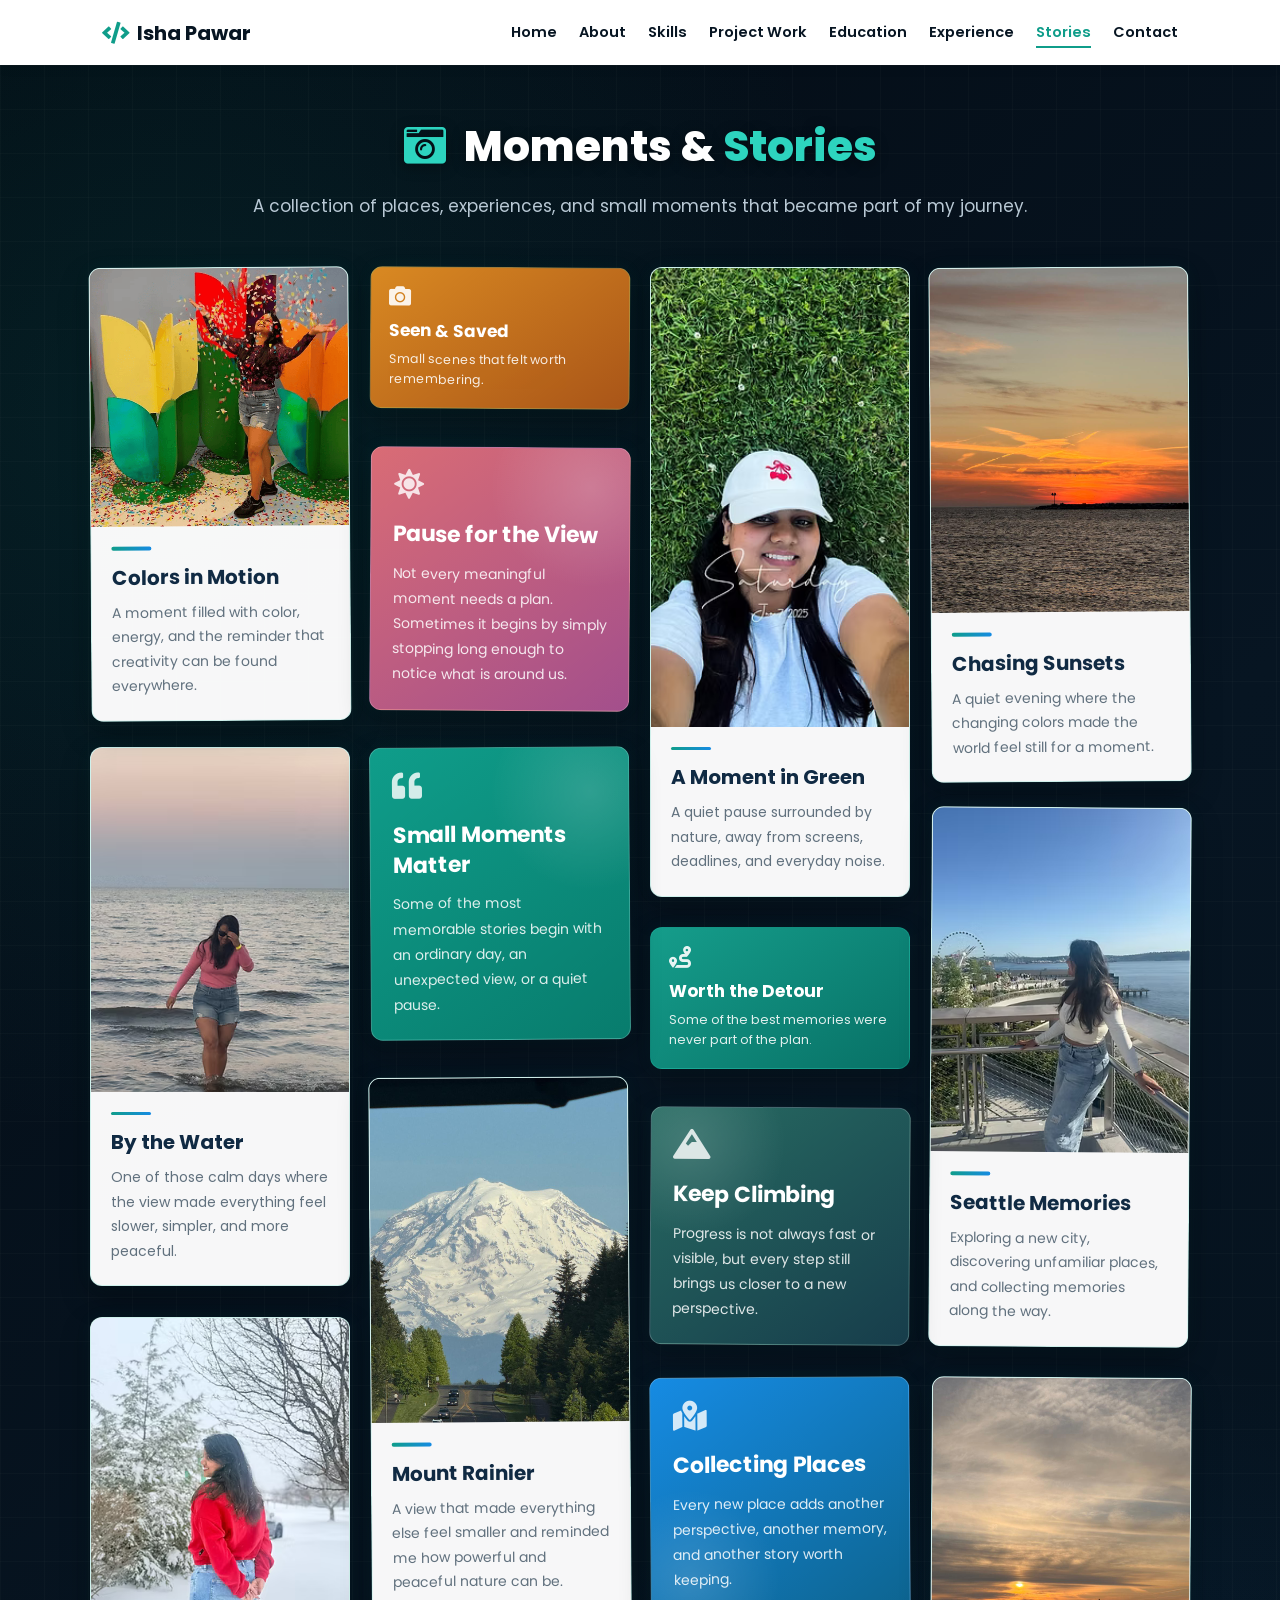
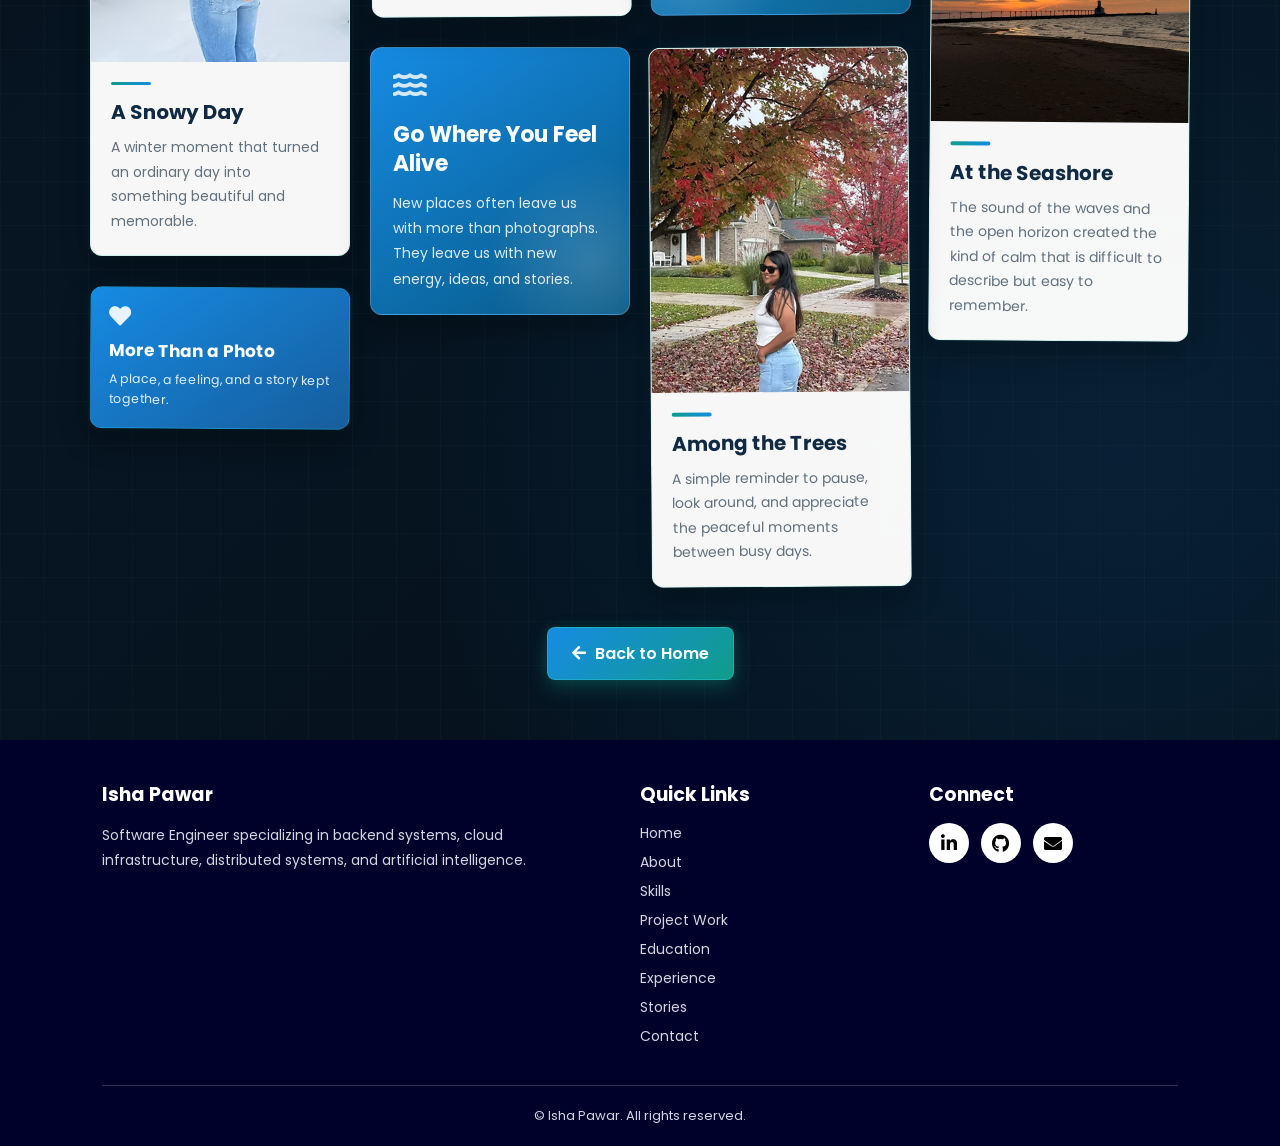
<file: stories/index.html>
<!DOCTYPE html>
<html lang="en">
<head>
  <meta charset="UTF-8" />

  <meta
    name="viewport"
    content="width=device-width, initial-scale=1.0"
  />

  <meta
    name="description"
    content="Photos and personal stories from Isha Pawar's journey."
  />

  <meta name="author" content="Isha Pawar" />

  <link rel="stylesheet" href="./style.css" />

  <link
    rel="stylesheet"
    href="https://cdnjs.cloudflare.com/ajax/libs/font-awesome/5.15.4/css/all.min.css"
  />

  <link
    id="favicon"
    rel="shortcut icon"
    href="../assets/images/flower.png"
    type="image/png"
  />

  <title>Stories | Isha Pawar</title>
</head>

<body>

  <!-- Navbar -->
  <header>
    <a href="../index.html#home" class="logo">
      <i class="fas fa-code"></i>
      <span>Isha Pawar</span>
    </a>

    <div id="menu" class="fas fa-bars"></div>

    <nav class="navbar">
      <ul>
        <li>
          <a href="../index.html#home">Home</a>
        </li>

        <li>
          <a href="../index.html#about">About</a>
        </li>

        <li>
          <a href="../index.html#skills">Skills</a>
        </li>

        <li>
          <a href="../projects/index.html">Project Work</a>
        </li>

        <li>
          <a href="../education/index.html">Education</a>
        </li>

        <li>
          <a href="../experience/index.html">Experience</a>
        </li>

        <li>
          <a class="active" href="#stories">Stories</a>
        </li>

        <li>
          <a href="../contact/index.html">Contact</a>
        </li>
      </ul>
    </nav>
  </header>

  <main>

    <!-- Stories Section -->
    <section class="stories" id="stories">

      <div class="section-heading">
        <h1>
          <i class="fas fa-camera-retro"></i>
          Moments &amp; <span>Stories</span>
        </h1>

        <p>
          A collection of places, experiences, and small moments
          that became part of my journey.
        </p>
      </div>

      <!-- Pinterest-style gallery -->
    <div class="story-gallery">

  <!-- Colors -->
  <article class="story-card">
    <img
      src="../assets/images/stories/colors.png"
      alt="A colorful memorable moment"
      loading="lazy"
    />

    <div class="story-content">
      <h2>Colors in Motion</h2>
      <p>
        A moment filled with color, energy, and the reminder
        that creativity can be found everywhere.
      </p>
    </div>
  </article>

  <!-- Mini creative card -->
  <article class="story-card mini-story mini-story-amber">
    <div class="mini-story-content">
      <i class="fas fa-camera"></i>
      <h2>Seen &amp; Saved</h2>
      <p>Small scenes that felt worth remembering.</p>
    </div>
  </article>

  <!-- Green -->
  <article class="story-card">
    <img
      src="../assets/images/stories/green.png"
      alt="A peaceful green landscape"
      loading="lazy"
    />

    <div class="story-content">
      <h2>A Moment in Green</h2>
      <p>
        A quiet pause surrounded by nature, away from screens,
        deadlines, and everyday noise.
      </p>
    </div>
  </article>

  <!-- Sunset -->
  <article class="story-card">
    <img
      src="../assets/images/stories/sunset.jpeg"
      alt="A colorful sunset"
      loading="lazy"
    />

    <div class="story-content">
      <h2>Chasing Sunsets</h2>
      <p>
        A quiet evening where the changing colors made the world
        feel still for a moment.
      </p>
    </div>
  </article>

  <!-- Creative card -->
  <article class="story-card memory-note memory-note-sunset">
    <div class="memory-note-content">
      <i class="fas fa-sun"></i>
      <h2>Pause for the View</h2>
      <p>
        Not every meaningful moment needs a plan. Sometimes it begins
        by simply stopping long enough to notice what is around us.
      </p>
    </div>
  </article>

  <!-- Water -->
  <article class="story-card">
    <img
      src="../assets/images/stories/ohiosea.png"
      alt="A peaceful view near the water"
      loading="lazy"
    />

    <div class="story-content">
      <h2>By the Water</h2>
      <p>
        One of those calm days where the view made everything feel
        slower, simpler, and more peaceful.
      </p>
    </div>
  </article>

  <!-- Creative card -->
  <article class="story-card memory-note">
    <div class="memory-note-content">
      <i class="fas fa-quote-left"></i>
      <h2>Small Moments Matter</h2>
      <p>
        Some of the most memorable stories begin with an ordinary day,
        an unexpected view, or a quiet pause.
      </p>
    </div>
  </article>

  <!-- Seattle -->
  <article class="story-card">
    <img
      src="../assets/images/stories/seattle.png"
      alt="A memorable view from Seattle"
      loading="lazy"
    />

    <div class="story-content">
      <h2>Seattle Memories</h2>
      <p>
        Exploring a new city, discovering unfamiliar places,
        and collecting memories along the way.
      </p>
    </div>
  </article>

  <!-- Mini creative card -->
  <article class="story-card mini-story mini-story-teal">
    <div class="mini-story-content">
      <i class="fas fa-route"></i>
      <h2>Worth the Detour</h2>
      <p>Some of the best memories were never part of the plan.</p>
    </div>
  </article>

  <!-- Rainier -->
  <article class="story-card">
    <img
      src="../assets/images/stories/rainier.jpeg"
      alt="A view of Mount Rainier"
      loading="lazy"
    />

    <div class="story-content">
      <h2>Mount Rainier</h2>
      <p>
        A view that made everything else feel smaller and reminded me
        how powerful and peaceful nature can be.
      </p>
    </div>
  </article>

  <!-- Creative card -->
  <article class="story-card memory-note memory-note-mountain">
    <div class="memory-note-content">
      <i class="fas fa-mountain"></i>
      <h2>Keep Climbing</h2>
      <p>
        Progress is not always fast or visible, but every step still
        brings us closer to a new perspective.
      </p>
    </div>
  </article>

  <!-- Snow -->
  <article class="story-card">
    <img
      src="../assets/images/stories/snow.png"
      alt="A snowy winter moment"
      loading="lazy"
    />

    <div class="story-content">
      <h2>A Snowy Day</h2>
      <p>
        A winter moment that turned an ordinary day into something
        beautiful and memorable.
      </p>
    </div>
  </article>

  <!-- Creative card -->
  <article class="story-card memory-note memory-note-blue">
    <div class="memory-note-content">
      <i class="fas fa-map-marked-alt"></i>
      <h2>Collecting Places</h2>
      <p>
        Every new place adds another perspective, another memory,
        and another story worth keeping.
      </p>
    </div>
  </article>

  <!-- Seashore -->
  <article class="story-card">
    <img
      src="../assets/images/stories/seashore.jpeg"
      alt="A peaceful view of the seashore"
      loading="lazy"
    />

    <div class="story-content">
      <h2>At the Seashore</h2>
      <p>
        The sound of the waves and the open horizon created the kind
        of calm that is difficult to describe but easy to remember.
      </p>
    </div>
  </article>

  <!-- Ocean creative card -->
  <article class="story-card memory-note memory-note-ocean">
    <div class="memory-note-content">
      <i class="fas fa-water"></i>
      <h2>Go Where You Feel Alive</h2>
      <p>
        New places often leave us with more than photographs. They
        leave us with new energy, ideas, and stories.
      </p>
    </div>
  </article>

  <!-- Trees -->
  <article class="story-card">
    <img
      src="../assets/images/stories/trees.png"
      alt="A peaceful view surrounded by trees"
      loading="lazy"
    />

    <div class="story-content">
      <h2>Among the Trees</h2>
      <p>
        A simple reminder to pause, look around, and appreciate
        the peaceful moments between busy days.
      </p>
    </div>
  </article>

  <!-- Final mini creative card -->
  <article class="story-card mini-story mini-story-blue">
    <div class="mini-story-content">
      <i class="fas fa-heart"></i>
      <h2>More Than a Photo</h2>
      <p>A place, a feeling, and a story kept together.</p>
    </div>
  </article>

</div>

      <!-- Back button -->
      <div class="back-button">
        <a href="../index.html#home">
          <i class="fas fa-arrow-left"></i>
          Back to Home
        </a>
      </div>

    </section>

  </main>

  <!-- Footer -->
  <footer class="footer">

    <div class="footer-content">

      <div>
        <h3>Isha Pawar</h3>

        <p>
          Software Engineer specializing in backend systems,
          cloud infrastructure, distributed systems, and
          artificial intelligence.
        </p>
      </div>

      <div>
        <h3>Quick Links</h3>

        <a href="../index.html#home">Home</a>
        <a href="../index.html#about">About</a>
        <a href="../index.html#skills">Skills</a>
        <a href="../projects/index.html">Project Work</a>
        <a href="../education/index.html">Education</a>
        <a href="../experience/index.html">Experience</a>
        <a href="../stories/index.html">Stories</a>
        <a href="../contact/index.html">Contact</a>
      </div>

      <div>
        <h3>Connect</h3>

        <div class="social-links">
          <a
            href="https://linkedin.com/in/ishap23"
            aria-label="LinkedIn"
            target="_blank"
            rel="noopener noreferrer"
          >
            <i class="fab fa-linkedin-in"></i>
          </a>

          <a
            href="https://github.com/Isha2303165"
            aria-label="GitHub"
            target="_blank"
            rel="noopener noreferrer"
          >
            <i class="fab fa-github"></i>
          </a>

          <a
            href="mailto:ishapawar181@gmail.com"
            aria-label="Email"
          >
            <i class="fas fa-envelope"></i>
          </a>
        </div>
      </div>

    </div>

    <p class="copyright">
      © Isha Pawar. All rights reserved.
    </p>

  </footer>

  <!-- Scroll to top -->
  <a
    href="#stories"
    id="scroll-top"
    aria-label="Scroll to top"
  >
    <span class="scroll-chevron" aria-hidden="true"></span>
  </a>

  <script
    src="https://cdnjs.cloudflare.com/ajax/libs/jquery/3.6.0/jquery.min.js"
  ></script>

  <script src="./script.js"></script>

</body>
</html>
</file>
<file: stories/style.css>
@import url("https://fonts.googleapis.com/css2?family=Poppins:wght@400;500;600;700;800&display=swap");

:root {
  --primary-color: #0f9d8a;
  --primary-light: #2dd4bf;
  --secondary-color: #168be3;
  --dark-color: #071522;
  --dark-card: #0d2233;
  --text-color: #253746;
  --light-text: #61717e;
  --white: #ffffff;
  --border-color: rgba(15, 157, 138, 0.2);
}

* {
  margin: 0;
  padding: 0;
  box-sizing: border-box;
  text-decoration: none;
}

html {
  overflow-x: hidden;
  scroll-behavior: smooth;
  font-size: 62.5%;
}

body {
  min-height: 100vh;
  background:
    radial-gradient(
      circle at 12% 15%,
      rgba(15, 157, 138, 0.13),
      transparent 28%
    ),
    radial-gradient(
      circle at 88% 75%,
      rgba(22, 139, 227, 0.12),
      transparent 30%
    ),
    linear-gradient(
      135deg,
      #030a12 0%,
      #071522 48%,
      #04101a 100%
    );
  color: var(--text-color);
  font-family: "Poppins", sans-serif;
}

/* Selection */

::selection {
  background: var(--primary-color);
  color: var(--white);
}

/* Scrollbar */

::-webkit-scrollbar {
  width: 10px;
}

::-webkit-scrollbar-track {
  background: #04101a;
}

::-webkit-scrollbar-thumb {
  background: linear-gradient(
    to bottom,
    var(--primary-light),
    var(--primary-color)
  );
  border: 2px solid #04101a;
  border-radius: 10px;
}

::-webkit-scrollbar-thumb:hover {
  background: #55e6d1;
}

html {
  scrollbar-width: thin;
  scrollbar-color: var(--primary-color) #04101a;
}

/* Navbar */

header {
  position: fixed;
  top: 0;
  left: 0;
  z-index: 1000;

  display: flex;
  align-items: center;
  justify-content: space-between;

  width: 100%;
  min-height: 6.5rem;
  padding: 1.5rem 8%;

  background: var(--white);
  box-shadow: 0 2px 10px rgba(0, 0, 0, 0.12);
}

header .logo {
  display: flex;
  align-items: center;
  gap: 0.7rem;

  color: var(--dark-color);
  font-size: 2rem;
  font-weight: 700;
}

header .logo i {
  color: var(--primary-color);
  font-size: 2.2rem;
}

header .logo:hover {
  color: var(--primary-color);
}

header .navbar ul {
  display: flex;
  align-items: center;
  gap: 2.2rem;
  list-style: none;
}

header .navbar ul li a {
  position: relative;
  color: var(--dark-color);
  font-size: 1.45rem;
  font-weight: 600;
  transition: color 0.3s ease;
}

header .navbar ul li a::after {
  position: absolute;
  bottom: -0.6rem;
  left: 0;

  width: 0;
  height: 0.2rem;

  background: var(--primary-color);
  content: "";
  transition: width 0.3s ease;
}

header .navbar ul li a:hover,
header .navbar ul li a.active {
  color: var(--primary-color);
}

header .navbar ul li a:hover::after,
header .navbar ul li a.active::after {
  width: 100%;
}

/* Hamburger menu */

#menu {
  display: none;
  color: var(--dark-color);
  font-size: 2.7rem;
  cursor: pointer;
}

/* Main */

main {
  min-height: 100vh;
  padding-top: 6.5rem;
}

/* Stories section */

.stories {
  position: relative;
  min-height: 100vh;
  padding: 5rem 7% 6rem;
}

/* Subtle background grid */

.stories::before {
  position: absolute;
  inset: 0;
  z-index: 0;

  background-image:
    linear-gradient(
      rgba(255, 255, 255, 0.018) 1px,
      transparent 1px
    ),
    linear-gradient(
      90deg,
      rgba(255, 255, 255, 0.018) 1px,
      transparent 1px
    );

  background-size: 44px 44px;
  content: "";
  pointer-events: none;
}

.section-heading,
.story-gallery,
.back-button {
  position: relative;
  z-index: 1;
}

/* Heading */

.section-heading {
  max-width: 85rem;
  margin: 0 auto 4.5rem;
  text-align: center;
}

.section-heading h1 {
  color: var(--white);
  font-size: 4.2rem;
  font-weight: 800;
  text-shadow: 0 3px 14px rgba(0, 0, 0, 0.4);
}

.section-heading h1 i {
  margin-right: 1rem;
  color: var(--primary-light);
}

.section-heading h1 span {
  color: var(--primary-light);
}

.section-heading p {
  margin-top: 1.3rem;
  color: #b9c9d5;
  font-size: 1.7rem;
  line-height: 1.8;
}

/* Pinterest masonry gallery */

.story-gallery {
  display: grid;
  grid-template-columns: repeat(4, minmax(0, 1fr));
  grid-auto-rows: 10px;
  grid-auto-flow: dense;
  gap: 2rem;

  max-width: 118rem;
  margin: 0 auto;
  align-items: start;
}

/* Story card */

.story-card {
  display: block;
  overflow: hidden;

  width: 100%;
  margin: 0;

  background: rgba(255, 255, 255, 0.97);
  border: 1px solid rgba(45, 212, 191, 0.2);
  border-radius: 1.2rem;

  box-shadow:
    0 12px 30px rgba(0, 0, 0, 0.3),
    0 0 18px rgba(45, 212, 191, 0.05);

  break-inside: avoid;

  transition:
    transform 0.3s ease,
    border-color 0.3s ease,
    box-shadow 0.3s ease;
}

.story-card:hover {
  transform: translateY(-7px);
  border-color: rgba(45, 212, 191, 0.65);

  box-shadow:
    0 18px 40px rgba(0, 0, 0, 0.38),
    0 0 24px rgba(45, 212, 191, 0.14);
}

/* Story images */

.story-card img {
  display: block;
  width: 100%;
  height: auto;
  object-fit: cover;

  transition:
    transform 0.45s ease,
    filter 0.35s ease;
}

.story-card:hover img {
  transform: scale(1.035);
  filter: brightness(1.04) saturate(1.05);
}

/* Story text */

.story-content {
  padding: 2rem 2rem 2.2rem;
}

.story-content h2 {
  margin-bottom: 0.9rem;
  color: #102a43;
  font-size: 2rem;
  font-weight: 700;
  line-height: 1.4;
}

.story-content p {
  color: var(--light-text);
  font-size: 1.4rem;
  line-height: 1.75;
}
/* Text-only memory cards */

.memory-note {
  min-height: 18rem;
  background:
    radial-gradient(
      circle at 85% 15%,
      rgba(255, 255, 255, 0.14),
      transparent 30%
    ),
    linear-gradient(
      145deg,
      #0f9d8a,
      #087c6d
    );

  border-color: rgba(255, 255, 255, 0.2);
}

.memory-note-blue {
  background:
    radial-gradient(
      circle at 15% 85%,
      rgba(255, 255, 255, 0.14),
      transparent 30%
    ),
    linear-gradient(
      145deg,
      #168be3,
      #0d648f
    );
}

/* Sunset memory card */

.memory-note-sunset {
  background:
    radial-gradient(
      circle at 85% 15%,
      rgba(255, 255, 255, 0.18),
      transparent 32%
    ),
    linear-gradient(
      145deg,
      #d96c75,
      #a34f8c
    );
}

/* Mountain memory card */

.memory-note-mountain {
  background:
    radial-gradient(
      circle at 15% 15%,
      rgba(255, 255, 255, 0.14),
      transparent 32%
    ),
    linear-gradient(
      145deg,
      #276b62,
      #173d4b
    );
}

/* Ocean memory card */

.memory-note-ocean {
  background:
    radial-gradient(
      circle at 85% 80%,
      rgba(255, 255, 255, 0.16),
      transparent 34%
    ),
    linear-gradient(
      145deg,
      #168be3,
      #075985
    );
}

.memory-note-content {
  display: flex;
  flex-direction: column;
  justify-content: center;
  min-height: 18rem;
  padding: 2.2rem;
}

.memory-note-content i {
  margin-bottom: 2rem;
  color: rgba(255, 255, 255, 0.82);
  font-size: 3rem;
}

.memory-note-content h2 {
  margin-bottom: 1.2rem;
  color: #ffffff;
  font-size: 2.2rem;
  line-height: 1.35;
}

.memory-note-content p {
  color: rgba(255, 255, 255, 0.86);
  font-size: 1.4rem;
  line-height: 1.8;
}

.memory-note:hover {
  transform: translateY(-7px) rotate(-1deg);
}

.story-card:nth-child(3n + 1) {
  transform: rotate(-0.4deg);
}

.story-card:nth-child(3n + 2) {
  transform: rotate(0.4deg);
}

.story-card:nth-child(3n + 1):hover,
.story-card:nth-child(3n + 2):hover {
  transform: translateY(-7px) rotate(0);
}
/* Decorative accent */

.story-content::before {
  display: block;

  width: 4rem;
  height: 0.35rem;
  margin-bottom: 1.3rem;

  background: linear-gradient(
    90deg,
    var(--primary-color),
    var(--secondary-color)
  );

  border-radius: 1rem;
  content: "";
}

/* Back button */

.back-button {
  display: flex;
  justify-content: center;
  margin-top: 3rem;
}

.back-button a {
  display: inline-flex;
  align-items: center;
  gap: 0.9rem;

  padding: 1.3rem 2.4rem;

  background: linear-gradient(
    135deg,
    var(--secondary-color),
    var(--primary-color)
  );

  border: 1px solid rgba(45, 212, 191, 0.42);
  border-radius: 0.8rem;

  color: var(--white);
  font-size: 1.6rem;
  font-weight: 600;

  box-shadow:
    0 8px 20px rgba(15, 157, 138, 0.28),
    0 0 14px rgba(45, 212, 191, 0.1);

  transition:
    transform 0.3s ease,
    box-shadow 0.3s ease;
}

.back-button a:hover {
  transform: translateY(-3px);

  box-shadow:
    0 12px 27px rgba(15, 157, 138, 0.4),
    0 0 20px rgba(45, 212, 191, 0.18);
}

.back-button a:hover i {
  transform: translateX(-5px);
}

.back-button a i {
  transition: transform 0.3s ease;
}

/* Footer */

.footer {
  padding: 4rem 8% 2rem;
  background: #00012b;
  color: var(--white);
}

.footer-content {
  display: grid;
  grid-template-columns: 2fr 1fr 1fr;
  gap: 4rem;

  max-width: 115rem;
  margin: 0 auto;
}

.footer-content h3 {
  margin-bottom: 1.4rem;
  font-size: 1.9rem;
}

.footer-content p {
  max-width: 45rem;
  color: #d5d5e0;
  font-size: 1.4rem;
  line-height: 1.8;
}

.footer-content > div:nth-child(2) {
  display: flex;
  flex-direction: column;
}

.footer-content > div:nth-child(2) a {
  width: fit-content;
  margin-bottom: 0.8rem;

  color: #d5d5e0;
  font-size: 1.4rem;
}

.footer-content > div:nth-child(2) a:hover {
  color: var(--primary-light);
}

/* Social icons */

.social-links {
  display: flex;
  gap: 1.2rem;
}

.social-links a {
  display: flex;
  align-items: center;
  justify-content: center;

  width: 4rem;
  height: 4rem;

  background: var(--white);
  border-radius: 50%;
  color: #000000;
  font-size: 1.8rem;

  transition:
    background 0.3s ease,
    transform 0.3s ease;
}

.social-links a i {
  color: #000000;
}

.social-links a:hover {
  background: var(--primary-light);
  transform: translateY(-3px);
}

.copyright {
  margin-top: 3rem;
  padding-top: 2rem;

  border-top: 1px solid rgba(255, 255, 255, 0.18);

  text-align: center;
  color: #d5d5e0;
  font-size: 1.3rem;
}

/* Scroll-to-top button */

#scroll-top {
  position: fixed;
  right: 2rem;
  bottom: -8rem;
  z-index: 1000;

  display: flex;
  align-items: center;
  justify-content: center;

  width: 4.8rem;
  height: 4.8rem;
  padding: 0;

  background: #168be3;
  border: 2px solid #60baff;
  border-radius: 50%;

  box-shadow:
    0 7px 18px rgba(22, 139, 227, 0.35),
    0 0 14px rgba(22, 139, 227, 0.18);

  opacity: 0;

  transition:
    bottom 0.4s ease,
    opacity 0.4s ease,
    background 0.3s ease,
    transform 0.3s ease;
}

#scroll-top.active {
  bottom: 2rem;
  opacity: 1;
}

#scroll-top:hover {
  background: #0876c9;
  transform: translateY(-4px);
}

/* White chevron */

.scroll-chevron {
  position: relative;
  display: block;
  width: 2rem;
  height: 1.2rem;
}

.scroll-chevron::before,
.scroll-chevron::after {
  position: absolute;
  top: 0.4rem;

  width: 1.35rem;
  height: 0.4rem;

  background: var(--white);
  border-radius: 1rem;

  content: "";
}

.scroll-chevron::before {
  left: 0;
  transform: rotate(-45deg);
}

.scroll-chevron::after {
  right: 0;
  transform: rotate(45deg);
}

/* Tablet */

@media screen and (max-width: 1050px) {
  header {
    padding: 1.5rem 4%;
  }

  header .navbar ul {
    gap: 1.4rem;
  }

  header .navbar ul li a {
    font-size: 1.3rem;
  }

  .stories {
    padding-right: 5%;
    padding-left: 5%;
  }

  .story-gallery {
    column-count: 1;
  }
}

/* Mobile navbar */

@media screen and (max-width: 850px) {
  #menu {
    display: block;
  }

  header .navbar {
    position: absolute;
    top: 100%;
    right: -100%;

    width: 75%;
    min-height: calc(100vh - 6.5rem);
    padding: 2rem;

    background: var(--white);
    border-top: 1px solid #dbe5e8;
    box-shadow: -4px 8px 15px rgba(0, 0, 0, 0.14);

    transition: right 0.3s ease;
  }

  header .navbar.nav-toggle {
    right: 0;
  }

  header .navbar ul {
    flex-direction: column;
    align-items: stretch;
    gap: 1rem;
  }

  header .navbar ul li a {
    display: block;
    padding: 1.2rem;

    background: #eff7f8;
    border-radius: 0.6rem;

    font-size: 1.6rem;
  }

  header .navbar ul li a::after {
    display: none;
  }

  .footer-content {
    grid-template-columns: 1fr;
    gap: 3rem;
  }
}

/* Small mobile */

@media screen and (max-width: 600px) {
  html {
    font-size: 56%;
  }

  header {
    padding: 1.3rem 5%;
  }

  header .logo {
    font-size: 1.8rem;
  }

  header .navbar {
    width: 100%;
  }

  .stories {
    padding: 4rem 1.5rem 5rem;
  }

  .section-heading {
    margin-bottom: 3rem;
  }

  .section-heading h1 {
    font-size: 3.1rem;
  }

  .section-heading p {
    font-size: 1.5rem;
  }

  .story-gallery {
    column-count: 1;
  }

  .story-card {
    margin-bottom: 2rem;
  }

  .footer {
    padding: 4rem 2rem 2rem;
  }
}

.mini-story {
  min-height: 13rem;
  color: #ffffff;
}

.mini-story-content {
  display: flex;
  flex-direction: column;
  justify-content: center;
  min-height: 13rem;
  padding: 1.8rem;
}

.mini-story-content i {
  margin-bottom: 1rem;
  font-size: 2.2rem;
  opacity: 0.9;
}

.mini-story-content h2 {
  margin-bottom: 0.6rem;
  font-size: 1.7rem;
}

.mini-story-content p {
  font-size: 1.25rem;
  line-height: 1.6;
  opacity: 0.88;
}

.mini-story-amber {
  background: linear-gradient(
    145deg,
    #d98922,
    #a95518
  );
}

.mini-story-teal {
  background: linear-gradient(
    145deg,
    #159d8b,
    #087166
  );
}

.mini-story-blue {
  background: linear-gradient(
    145deg,
    #168be3,
    #175d9c
  );
}
</file>
